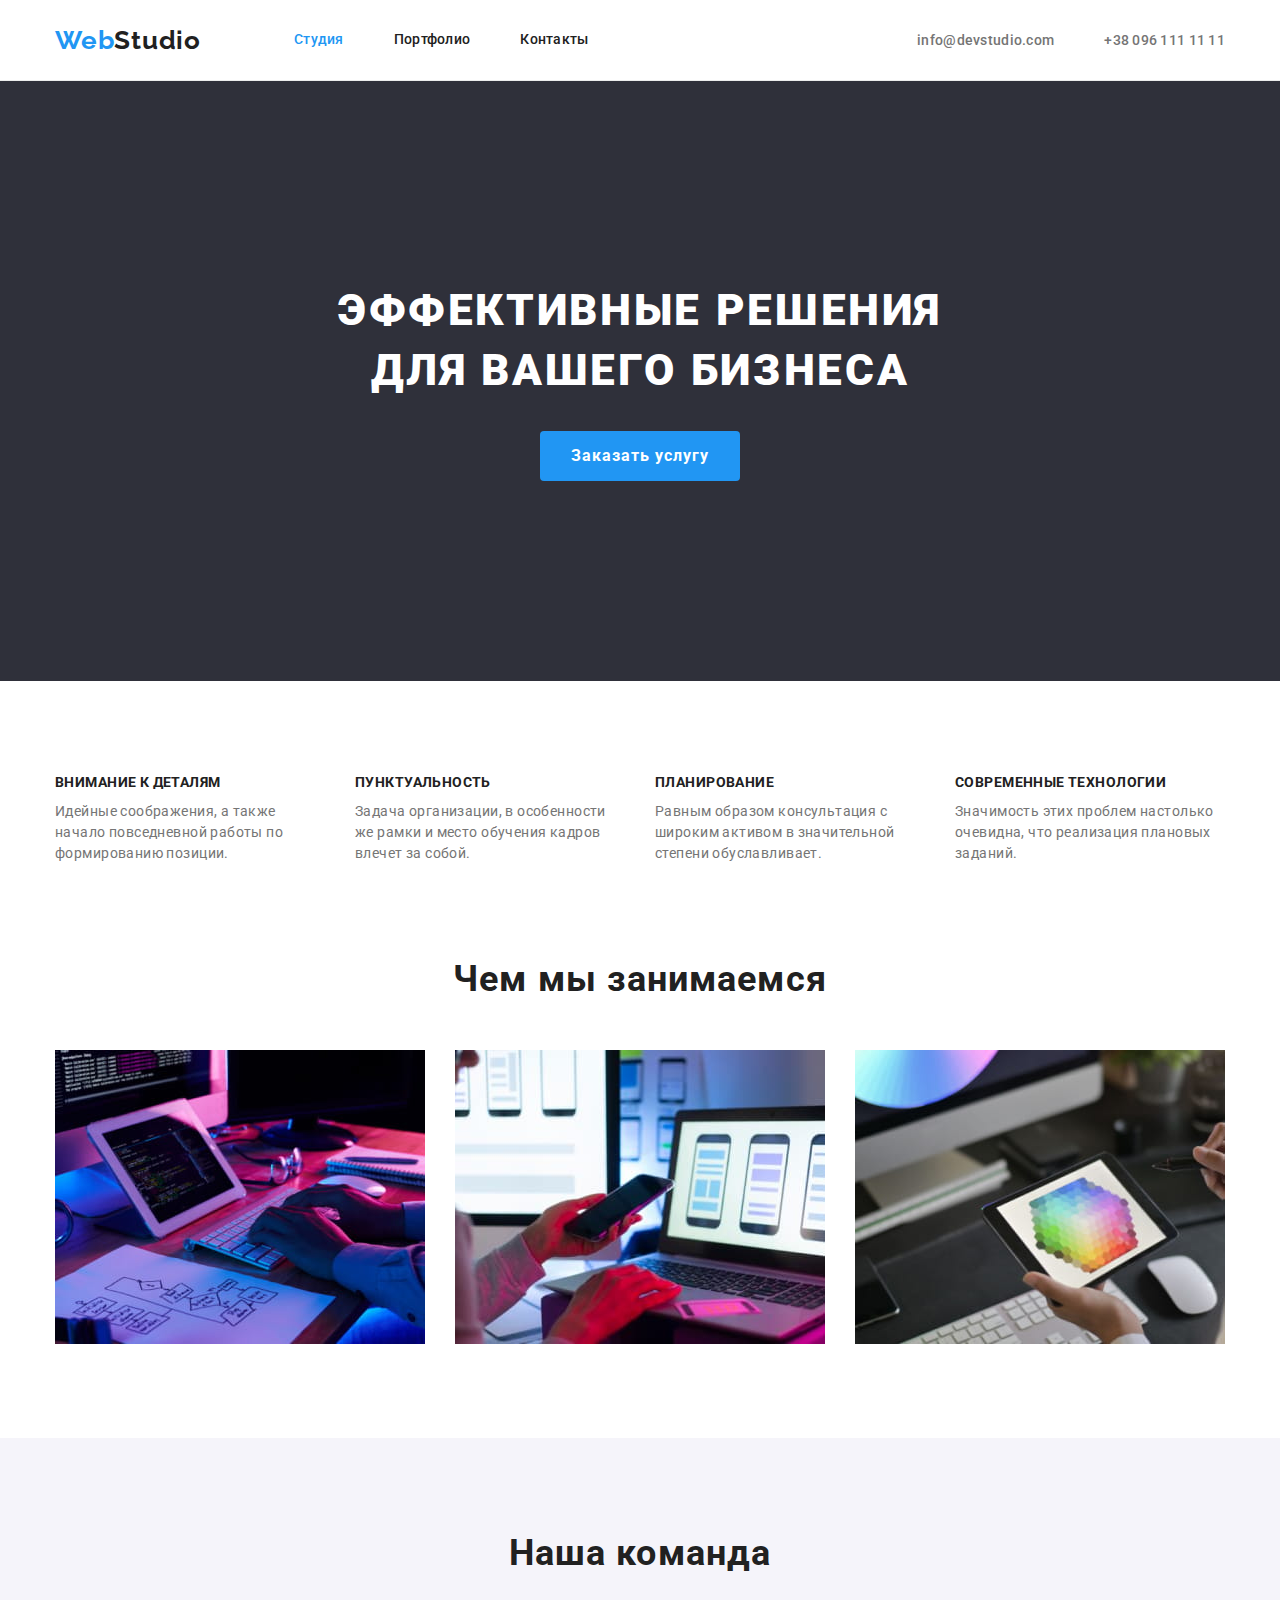
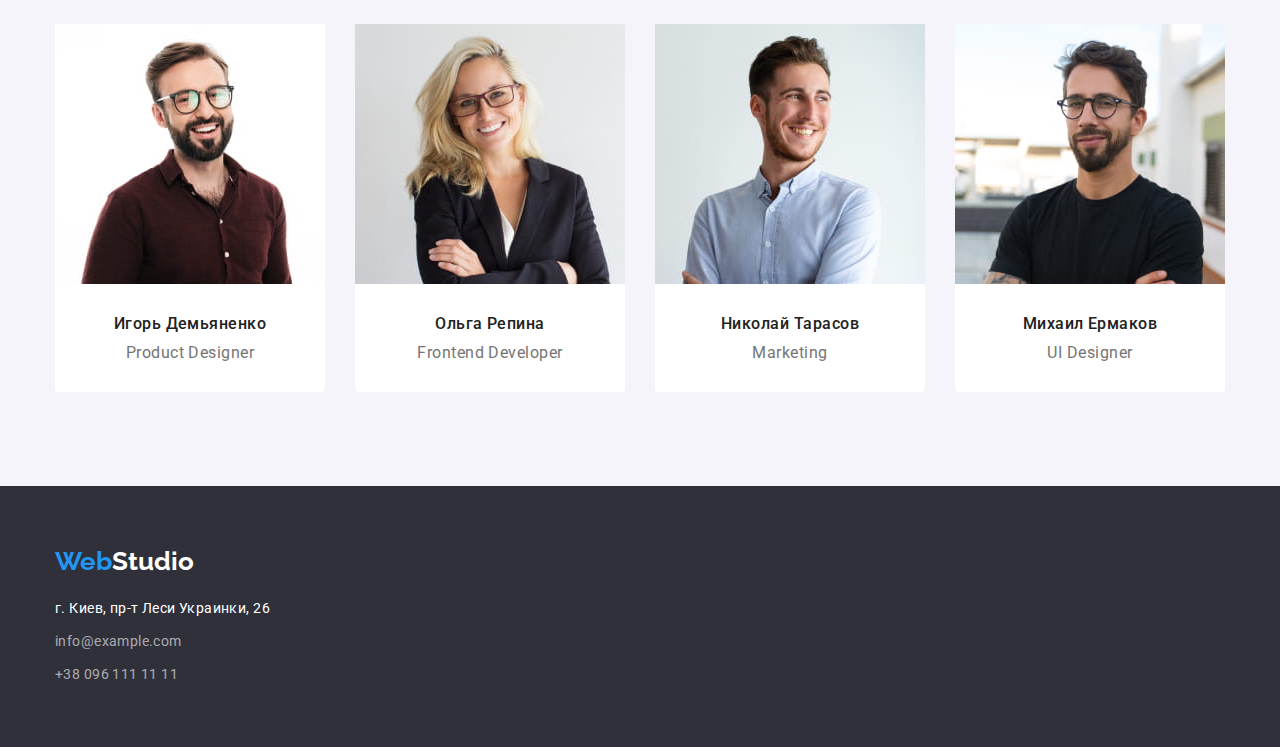
<file: index.html>
<!DOCTYPE html>
<html lang="ru">
<head>
    <meta charset="UTF-8">
    <meta http-equiv="X-UA-Compatible" content="IE=edge">
    <meta name="viewport" content="width=device-width, initial-scale=1.0">
    <title>студия</title>
    <link rel="preconnect" href="https://fonts.googleapis.com">
<link rel="preconnect" href="https://fonts.gstatic.com" crossorigin>
<link href="https://fonts.googleapis.com/css2?family=Raleway:wght@700&family=Roboto:wght@400;500;700;900&display=swap" rel="stylesheet">
<link rel="stylesheet" href="https://cdnjs.cloudflare.com/ajax/libs/modern-normalize/1.1.0/modern-normalize.min.css">
<link rel="stylesheet" href="./css/styles.css">
</head>
<body class="body-page">
    <header class="header-page"><!---start-of-header-section--> 
<div class="container header-container">
        <nav class="nav-container">
<a class="full-logo" href="https//www.webstudio.ua" 
 title="https//www.webstudio.ua" target=_self> 
    <span class="logo-part-web">Web</span>Studio</a>
    
        <ul class="header-nav-list">
        
        <li class="nav-item"><a class="nav-link now-on" href="./index.html"> Студия </a></li>
        <li class="nav-item"><a class="nav-link" href="./portfolio.html"> Портфолио </a></li>
        <li class="nav-item"><a class="nav-link" href="#contacts-footer"> Контакты </a></li>
            
        </ul>
    </nav>
        <ul class="header-contacts">

        <li class="contact-item"><a class="contacts-item-link" href=mailto:info@devstudio.com title="info@devstudio.com"> info@devstudio.com </a></li>
        <li class="contact-item"><a class="contacts-item-link" href=tel:+380961111111  title="call-us"> +38 096 111 11 11 </a></li>
            
        </ul>

</div>
    </header><!---end-of-header-section--> 
       
    <main>  <!--start-of-main-section-->
<section class="hero-section"> 
    <div class="container">
<h1 class="hero-title">Эффективные решения для вашего бизнеса</h1>
<button class="hero-button" type="button"  name="order-service">Заказать услугу</button>
<!--<input type="button" value="Заказать услугу"> -->
</section> 
</div>
<section class="our-goals-section">
    <div class="container">
        <h2>our-goals</h2> <!--hide-when-styling-->
   <ul class="our-goals-list">
        <li class="our-goals-item">
            <h3 >Внимание к деталям </h3>
            <p>Идейные соображения, а также начало повседневной работы по формированию позиции.</p>
        </li>
        
        <li class="our-goals-item">
            <h3 >Пунктуальность </h3>
            <p>Задача организации, в особенности же рамки и место обучения кадров влечет за собой.</p>
        </li>

        <li class="our-goals-item">
            <h3> Планирование </h3>
            <p>Равным образом консультация с широким активом в значительной степени обуславливает.</p>
        </li>
        
        <li class="our-goals-item">
            <h3>Современные технологии</h3>
            <p>Значимость этих проблем настолько очевидна, что реализация плановых заданий.</p>
        </li>

    </ul>
    </div>
</section>
<section class="what-we-are-doing-section">
    <div class="container">
    <h2 class="what-we-are-doing"> Чем мы занимаемся </h2>
<ul class="what-we-are-doig-list">
            <li class="sample-image"><img src="./images/coding.jpg" alt="coding" width="370"></li>
            <li class="sample-image"><img src="./images/app-design.jpg" alt="app-design" width="370"></li>
            <li class="sample-image"><img src="./images/design.jpg" alt="design" width="370"></li>
    
</ul>
</div>
</section>

<section class="our-team">
<div class="container">
<h2 class="our-team-h2"> Наша команда </h2>
<ul class="our-team-list">
    
        <li class="our-team-item">
            <img src="./images/demianenko.jpg" alt="igor-demianenko" width="270" >
            <div class="teammate-sign">
            <h3>Игорь Демьяненко</h3>
            <p>Product Designer</p>
            </div>
            
        </li>
        
        <li class="our-team-item">
            <img src="./images/repina.jpg" alt="olga-repina" width="270" >
            <div class="teammate-sign">
            <h3>Ольга Репина</h3>
            <p>Frontend Developer</p>
            </div>
        </li>
        
        <li class="our-team-item">
            <img src="./images/tarasov.jpg" alt="nikolay-tarasov" width="270" >
            <div class="teammate-sign">
            <h3>Николай Тарасов</h3>
            <p>Marketing</p>
            </div>
        </li>
        
        <li class="our-team-item">
            <img src="./images/ermakov.jpg" alt="myhail-ermakov" width="270" >
            <div class="teammate-sign">
            <h3>Михаил Ермаков</h3>   
            <p>UI Designer</p>
            </div>
        </li>
    
</ul>
</div>
</section>

</main>  <!--end-of-main-section-->
<footer class="footer-section" id="contacts-footer"> <!--start-of-footer-section-->
<div class="container footer-container"><a class=" full-logo-footer" href=https//www.webstudio.ua  rel=main-page title="https//www.webstudio.ua" target=_self>
<span class="logo-part-web">Web</span>Studio</a>
<address class="footer-adress-list">
<a class="direction-link" href="https://goo.gl/maps/tFxmUeuUoGnNRpn7A" title="location" target="_blank" rel="noopener noreferrer"> г. Киев, пр-т Леси Украинки, 26 </a>
<a class="mail-link" href=mailto:info@example.com title="info@example.com"> info@example.com </a>
<a class="call-link" href=tel:+380961111111 title="call-us"> +38 096 111 11 11 </a>
</address>
</div>  
</footer><!--end-of-footer-section--><!--end-of-footer-section-->
</body>
</html>
</file>
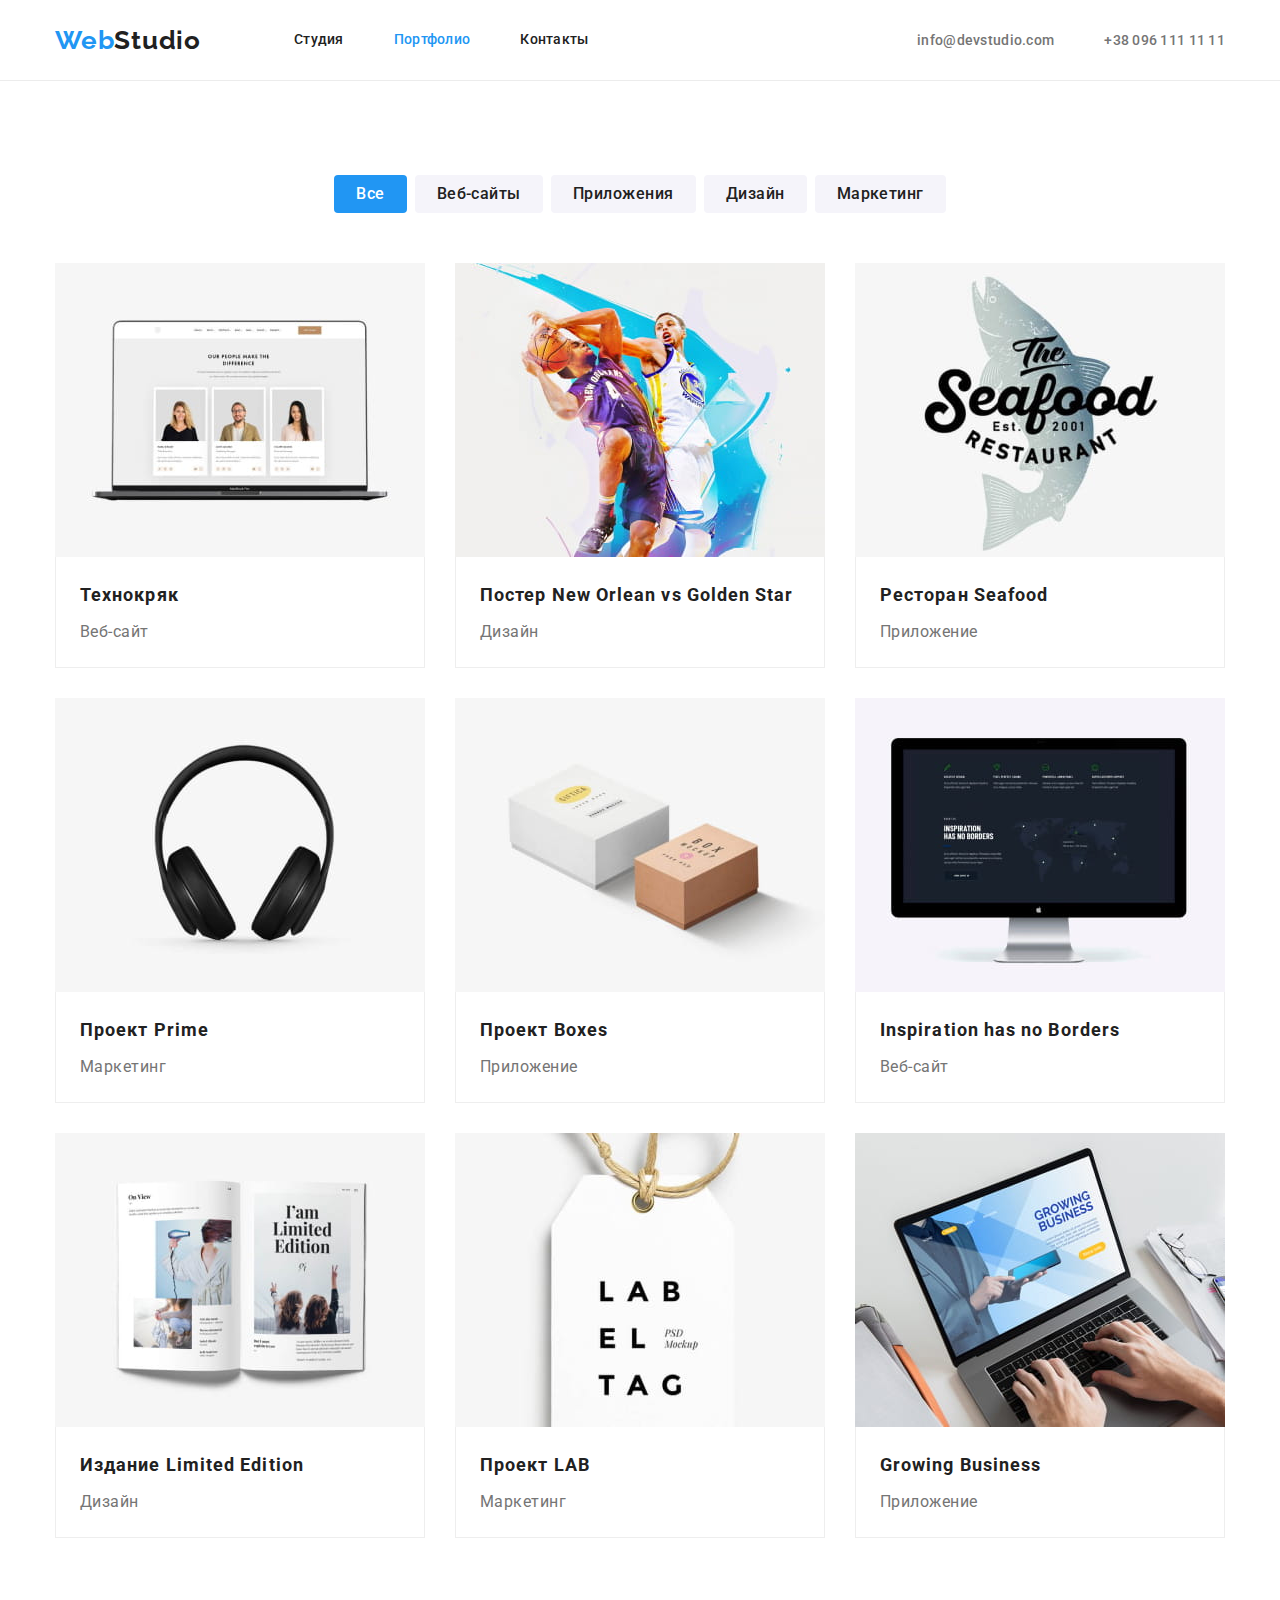
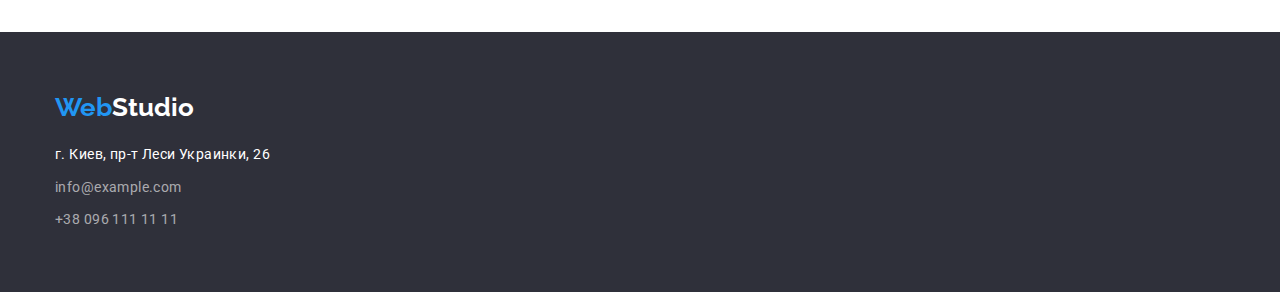
<file: portfolio.html>
<!DOCTYPE html>
<html lang="ru">
<head>
<meta charset="UTF-8" />
<meta http-equiv="X-UA-Compatible" content="IE=edge" />
<meta name="viewport" content="width=device-width, initial-scale=1.0"/>
<title>студия</title>
<link rel="preconnect" href="https://fonts.googleapis.com">
<link rel="preconnect" href="https://fonts.gstatic.com" crossorigin>
<link href="https://fonts.googleapis.com/css2?family=Raleway:wght@700&family=Roboto:wght@400;500;700;900&display=swap" rel="stylesheet">
<link rel="stylesheet" href="https://cdnjs.cloudflare.com/ajax/libs/modern-normalize/1.1.0/modern-normalize.min.css">
<link rel="stylesheet" href="./css/styles.css" />
</head>
<body>
<header class="header-page"><!---start-of-header-section--> 
<div class="container header-container">
        <nav class="nav-container">
<a class="full-logo" href="https//www.webstudio.ua" 
 title="https//www.webstudio.ua" target=_self> 
    <span class="logo-part-web">Web</span>Studio</a>
    
        <ul class="header-nav-list">
        
        <li class="nav-item"><a class="nav-link " href="./index.html"> Студия </a></li>
        <li class="nav-item"><a class="nav-link now-on" href="./portfolio.html"> Портфолио </a></li>
        <li class="nav-item"><a class="nav-link" href="#contacts-footer"> Контакты </a></li>
            
        </ul>
    </nav>
        <ul class="header-contacts">

        <li class="contact-item"><a class="contacts-item-link" href=mailto:info@devstudio.com title="info@devstudio.com"> info@devstudio.com </a></li>
        <li class="contact-item"><a class="contacts-item-link" href=tel:+380961111111  title="call-us"> +38 096 111 11 11 </a></li>
            
        </ul>

</div>
    </header><!---end-of-header-section--> 
       

<main> <!--start-of-main-section-->
<section class="portfolio">
    <div class="container portfolio-container">
<ul class="portfolio-buttons-list">
<li class="portfolio-button"> <button class="button all" type="button">Все</button> </li>
<li class="portfolio-button"> <button class="button" type="button">Веб-сайты </button> </li>
<li class="portfolio-button"> <button class="button" type="button">Приложения</button> </li>
<li class="portfolio-button"> <button class="button" type="button">Дизайн </button> </li>
<li class="portfolio-button"> <button class="button" type="button">Маркетинг</button></li>
</ul>

<h2>our-projects</h2> <!--hide-when-styling-->
                                
<ul class="portfolio-list">
<li class="portfolio-item">
<a href="***"><img src="./images/tehnokryak.jpg" alt="tehnokryak" width="370"/>
<div class="portfolio-text"><h3>Технокряк</h3>
<p>Веб-сайт</p>
</div>
</a>

</li>

<li class="portfolio-item">
<a href="***"><img src="./images/basketball.jpg" alt="basketball" width="370"/>
<div class="portfolio-text"><h3>Постер New Orlean vs Golden Star </h3>
<p>Дизайн</p>
</div>
</a>
</li>

<li class="portfolio-item"> 
<a href="***"><img src="./images/seafood.jpg" alt="seafood" width="370"/>
<div class="portfolio-text"><h3>Ресторан Seafood</h3>
<p>Приложение</p>
</div>
</a>

</li>

<li class="portfolio-item">
<a href="***"><img src="./images/earphones.jpg" alt="earphones" width="370"/>
<div class="portfolio-text"><h3>Проект Prime</h3>
<p>Маркетинг</p>
</div>
</a>
</li>

<li class="portfolio-item">
<a href="***"><img src="./images/boxes.jpg" alt="boxes" width="370"/>
<div class="portfolio-text"><h3>Проект Boxes</h3>
<p>Приложение</p>
</div>
</a>
</li>

<li class="portfolio-item">
<a href="***"><img src="./images/inspiration-web.jpg" alt="inspiration-web" width="370"/>
<div class="portfolio-text"><h3>Inspiration has no Borders </h3>
<p>Веб-сайт</p>
</div>
</a>
</li>

<li class="portfolio-item">
<a href="***"><img src="./images/limited-edition.jpg" alt="limited-edition" width="370"/>
<div class="portfolio-text"><h3>Издание Limited Edition</h3>
<p>Дизайн</p>
</div>
</a>
</li>

<li class="portfolio-item">
<a href="***"><img src="./images/lab-project.jpg" alt="lab-project" width="370"/>
<div class="portfolio-text"><h3>Проект LAB</h3>
<p>Маркетинг</p>
</div>
</a>
</li>

<li class="portfolio-item">
<a href="***"><img src="./images/growing-app.jpg" alt="growing-app" width="370"/>
<div class="portfolio-text"><h3>Growing Business</h3>
<p>Приложение</p>
</div>
</a>
</li>

</ul>
</div>
</section>

</main>  <!--end-of-main-section-->
<footer class="footer-section" id="contacts-footer"> <!--start-of-footer-section-->
<div class="container footer-container"><a class=" full-logo-footer" href=https//www.webstudio.ua  rel=main-page title="https//www.webstudio.ua" target=_self>
<span class="logo-part-web">Web</span>Studio</a>
<address class="footer-adress-list">
<a class="direction-link" href="https://goo.gl/maps/tFxmUeuUoGnNRpn7A" title="location" target="_blank" rel="noopener noreferrer"> г. Киев, пр-т Леси Украинки, 26 </a>
<a class="mail-link" href=mailto:info@example.com title="info@example.com"> info@example.com </a>
<a class="call-link" href=tel:+380961111111 title="call-us"> +38 096 111 11 11 </a>
</address>
</div>  
</footer><!--end-of-footer-section-->
</body>
</html>
</file>
<file: css/styles.css>
/*
Raleway 700 normal
Roboto 400 normal
Roboto 500 normal
Roboto 700 normal
Roboto 900 normal
*/
:root {
        --color-ffffff: #ffffff;
        --color-2196f3: #2196f3;
        --color-212121: #212121;
        --color-757575: #757575;
        --color-2f303a: #2f303a;
        --color-e5e5e5: #e5e5e5;
        --color-f5f4fa: #f5f4fa;
        --color-rgba-255-255-255-06: rgba(255, 255, 255, 0.6);
}
/*body-overal-styles*/
body {
        background-color: var(--color-ffffff);
        color: var(--color-757575);
        font-family: "Roboto", sans-serif;
        font-weight: 400;
        font-size: 14px;
}
a {
        text-decoration: none;
}

img {
        display: block;
        max-width: 100%;
        height: auto;
}

ul {
        list-style: none;
        margin: 0px;
        padding: 0px;
}

.button {
        cursor: pointer;
}

.container {
        width: 1200px;
        margin-left: auto;
        margin-right: auto;
        /*padding-left: 15px;
        padding-right: 15px;*/
        padding: 0 15px;
}

.header-container {
        display: flex;
        justify-content: space-between;
}

/*header-styles*/
.header-page {
        border-bottom: 1px solid #ececec;
}

/*logo-styles-section*/

.logo-part-web {
        color: var(--color-2196f3);
}
.full-logo {
        font-family: "Raleway", sans-serif;
        font-weight: 700;
        font-size: 26px;
        line-height: 1.19;
        letter-spacing: 0.03em;
        color: var(--color-212121);
        display: block;
        margin-right: 93px;
}
/*logo-styles-section*/

/*section-of-navigation-styles*/
.nav-link {
        font-weight: 500;
        font-size: 14px;
        line-height: 1.14;
        letter-spacing: 0.02em;
        color: var(--color-212121);
        display: block;
}
.nav-link:hover {
        color: var(--color-2196f3);
}

.nav-link,
.contact-item-link {
        padding-top: 32px;
        padding-bottom: 32px;
        display: block;
}

.nav-item,
.contact-item {
        margin-right: 50px;
}

.nav-container {
        display: flex;
        align-items: center;
}

.nav-item:last-child,
.contact-item:last-child {
        margin-right: 0;
}

.header-nav-list {
        display: flex;
}
/*section-of-navigation-styles*/

/*section-of-navigation-styles*/

.header-contacts {
        display: flex;
        align-items: center;
}

.header-contacts a {
        font-weight: 500;
        font-size: 14px;
        line-height: 1.14;
        letter-spacing: 0.02em;
        color: var(--color-757575);
}
.header-contacts a:hover {
        color: var(--color-2196f3);
}

/*makes link and button an active on needed page */
.now-on {
        color: var(--color-2196f3);
}
/*makes link and button an active on needed page */

/*section-of-navigation-styles*/

/*
.nav-link, .header-contacts a {color: var(--nav-link-color); }
a[href="./index.html"]:hover, 
a[href="./portfolio.html"]:hover,
a[href="#contacts-footer"]:hover,
a[href="mailto:info@devstudio.com"]:hover,
a[href="tel:+380961111111"]:hover
{color: var(--hover-color);background-color: var(--hover-color);}

a[href="./index.html"]:focus, 
a[href="./portfolio.html"]:focus,
a[href="#contacts-footer"]:focus,
a[href="mailto:info@devstudio.com"]:focus,
a[href="tel:+380961111111"]:focus
 {color:var(--focus-color);}*/

/*hero-section*/
.hero-section {
        background-color: var(--color-2f303a);
}
.hero-title {
        color: var(--color-ffffff);
        text-transform: uppercase;
        font-weight: 900;
        font-size: 44px;
        line-height: 1.36;
        letter-spacing: 0.06em;
        margin-top: 0;
        margin-bottom: 30px;
        margin-left: auto;
        margin-right: auto;
        max-width: 696px;
}

.hero-button {
        color: var(--color-ffffff);
        background-color: var(--color-2196f3);
        font-weight: 700;
        font-size: 16px;
        line-height: 1.87;
        text-align: center;
        letter-spacing: 0.06em;
        width: 200px;
        height: 50px;
        border-radius: 4px;
        border: none;
        cursor: pointer;
}

.hero-button:hover,
.hero-button:focus {
        color: var(--color-2196f3);
        background: var(--color-ffffff);
}

.hero-section {
        padding-top: 200px;
        padding-bottom: 200px;
        text-align: center;
}

/*our-goals-styling*/
/*hided-h2*/
.our-goals-section h2 {
        position: absolute;
        width: 1px;
        height: 1px;
        margin: -1px;
        border: 0;
        padding: 0;
        white-space: nowrap;
        clip-path: inset(100%);
        clip: rect(0 0 0 0);
        overflow: hidden;
}
/*hided-h2*/

.our-goals-section {
        background-color: var(--color-ffffff);
        padding-top: 94px;
        padding-bottom: 94px;
}
.our-goals-section h3 {
        font-size: 14px;
        text-transform: uppercase;
        font-weight: 700;
        line-height: 1.14;
        letter-spacing: 0.03em;
        color: var(--color-212121);
        margin-bottom: 10px;
        margin-top: 0px;
}

.our-goals-section p {
        font-weight: 400;
        font-size: 14px;
        line-height: 1.5;
        letter-spacing: 0.03em;
        color: var(--color-757575);
        margin-top: 0px;
        margin-bottom: 0px;
}

.our-goals-list {
        display: flex;
        flex-wrap: wrap;

        margin-top: -30px;
        margin-left: -30px;
}

.our-goals-item {
        flex-basis: calc((100% - 4 * 30px) / 4);
        margin-top: 30px;
        margin-left: 30px;
}

/*our-goals-styling*/

/*what-we-are-doing-styling*/
.what-we-are-doing-section {
        padding-bottom: 94px;
}
.what-we-are-doing {
        font-weight: 700;
        font-size: 36px;
        line-height: 1.17;
        letter-spacing: 0.03em;
        color: var(--color-212121);
        margin-top: 0;
        margin-bottom: 50px;
        text-align: center;
}

.sample-image:not(:last-child) {
        margin-right: 30px;
}

.what-we-are-doig-list {
        display: flex;
}

.what-we-are-doig-list img {
        display: block;
}
/*what-we-are-doing-styling*/

/*our-team-styling*/
.our-team {
        background-color: var(--color-f5f4fa);
        padding-bottom: 94px;
        padding-top: 94px;
}
.our-team h2 {
        font-weight: 700;
        font-size: 36px;
        line-height: 1.17;
        letter-spacing: 0.03em;
        color: var(--color-212121);
        margin-bottom: 50px;
        margin-top: 0px;
        text-align: center;
}

.our-team h3 {
        font-weight: 500;
        font-size: 16px;
        line-height: 1.19;
        letter-spacing: 0.03em;
        color: var(--color-212121);
        margin-top: 0px;
        margin-bottom: 10px;
}

.our-team p {
        font-weight: 400;
        font-size: 16px;
        line-height: 1.19;
        letter-spacing: 0.03em;
        color: var(--color-757575);
        margin: 0px;
}

.teammate-sign {
        padding: 30px;
        text-align: center;
}

.our-team-list {
        display: flex;
        flex-wrap: wrap;
        margin-left: -30px;
        margin-top: -30px;
        padding: 0;
}
.our-team-item {
        margin-left: 30px;
        margin-top: 30px;
        flex-basis: calc((100% - 4 * 30px) / 4);
        background-color: #ffffff;
        text-align: center;
        border-radius: 0px 0px 4px 4px;
}

/*our-team-styling*/

/*footer-section-styling*/
/*logo-footer-styles*/
.logo-part-web {
        color: var(--color-2196f3);
}
.full-logo-footer {
        font-family: "Raleway", sans-serif;
        font-weight: 700;
        font-size: 26px;
        line-height: 1.19;
        letter-spacing: 0.03;
        text-align: left;
        color: var(--color-ffffff);
}
/*logo-footer-styles*/

.footer-section {
        background-color: var(--color-2f303a);
}

.direction-link {
        font-weight: 400;
        font-size: 14px;
        line-height: 1.71;
        letter-spacing: 0.03em;
        font-style: normal;
        color: var(--color-ffffff);
}

.footer-adress-list .mail-link,
.footer-adress-list .call-link {
        font-weight: 400;
        font-size: 14px;
        line-height: 1.71;
        font-style: normal;
        letter-spacing: 0.03em;
        color: var(--color-rgba-255-255-255-06);
}

.footer-adress-list a:hover {
        color: var(--color-2196f3);
}

.footer-section {
        padding-top: 60px;
        padding-bottom: 60px;
}
.full-logo-footer {
        display: block;
        margin-bottom: 20px;
}
.footer-adress-list a {
        display: block;
}
.direction-link,
.mail-link {
        margin-bottom: 9px;
}

/*footer-section-styling*/

/*portfolio-main-section-styling*/
/*hided-h2*/
.portfolio h2 {
        position: absolute;
        width: 1px;
        height: 1px;
        margin: -1px;
        border: 0;
        padding: 0;
        white-space: nowrap;
        clip-path: inset(100%);
        clip: rect(0 0 0 0);
        overflow: hidden;
}
/*hided-h2*/

.button {
        font-weight: 500;
        font-size: 16px;
        line-height: 1.62;
        font-style: normal;
        letter-spacing: 0.03em;
        color: var(--color-212121);
        background-color: var(--color-f5f4fa);
        width: auto;
        height: 38px;
        text-align: center;
        border: none;
        border-radius: 4px;
        padding-right: 22px;
        padding-left: 22px;
        padding-top: 6px;
        padding-bottom: 6px;
        cursor: pointer;
}

.button:hover,
.button:focus {
        color: var(--color-ffffff);
        background-color: var(--color-2196f3);
}

.portfolio-buttons-list {
        display: flex;
        justify-content: center;
        margin-bottom: 50px;
}

.portfolio-button:not(:last-child) {
        margin-right: 8px;
}

.portfolio-list a {
        display: block;
}

.portfolio {
        padding-top: 94px;
        padding-bottom: 94px;
}

.portfolio-list {
        display: flex;
        flex-wrap: wrap;
        margin-left: -30px;
        margin-top: -30px;
}

.portfolio-item {
        margin-left: 30px;
        margin-top: 30px;
        flex-basis: calc((100% - 3 * 30px) / 3);
}

.portfolio-text {
        padding: 20px 24px 20px 24px;
        border-bottom: 1px solid #eeeeee;
        border-left: 1px solid #eeeeee;
        border-right: 1px solid #eeeeee;
}

/*makes link and button an active on needed page */
.header-nav-list .now-on {
        color: var(--color-2196f3);
}
.portfolio .all {
        background-color: var(--color-2196f3);
        color: var(--color-ffffff);
}

/*makes link and button an active on needed page */

.portfolio h3 {
        font-weight: 700;
        font-size: 18px;
        line-height: 2;
        letter-spacing: 0.06em;
        color: var(--color-212121);
        margin-top: 0px;
        margin-bottom: 4px;
}

.portfolio p {
        font-weight: 400;
        font-size: 16px;
        line-height: 1.87;
        letter-spacing: 0.03em;
        color: var(--color-757575);
        margin: 0px;
}
/*portfolio-main-section-styling*/
</file>
